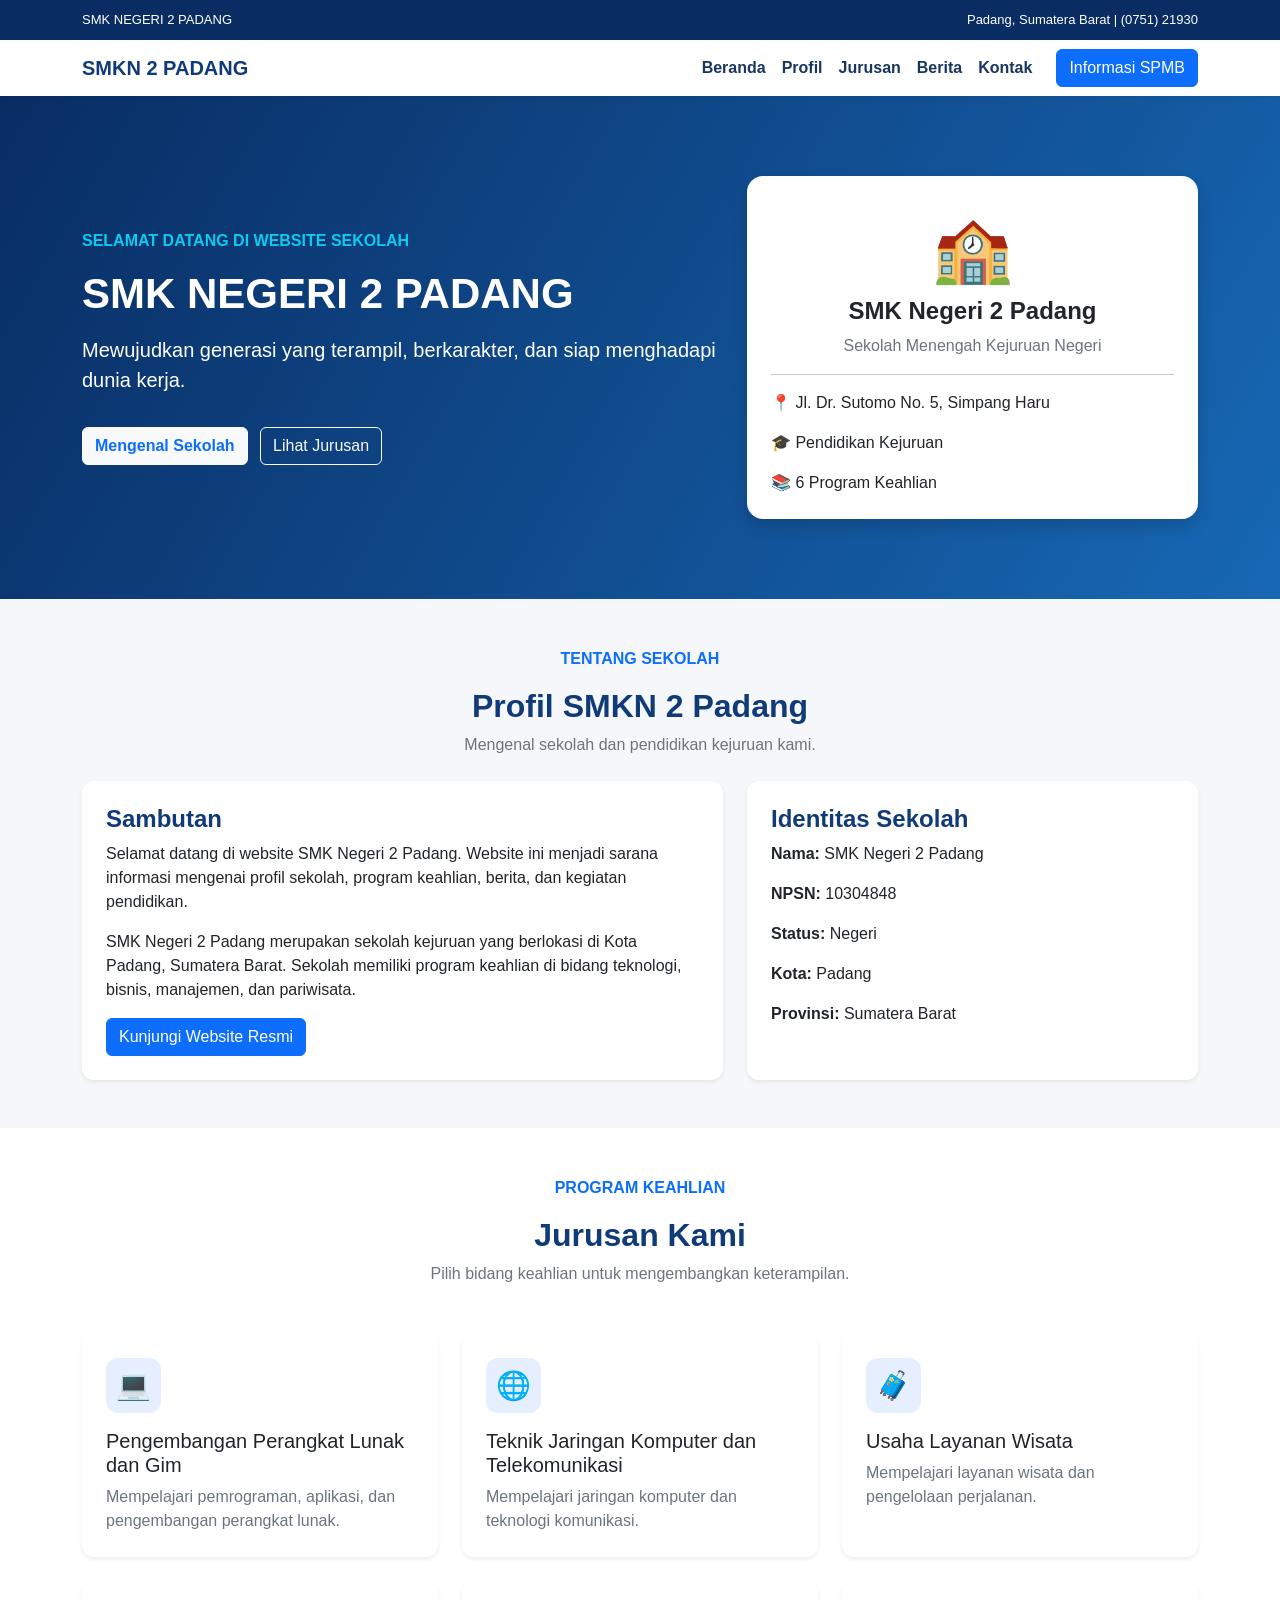
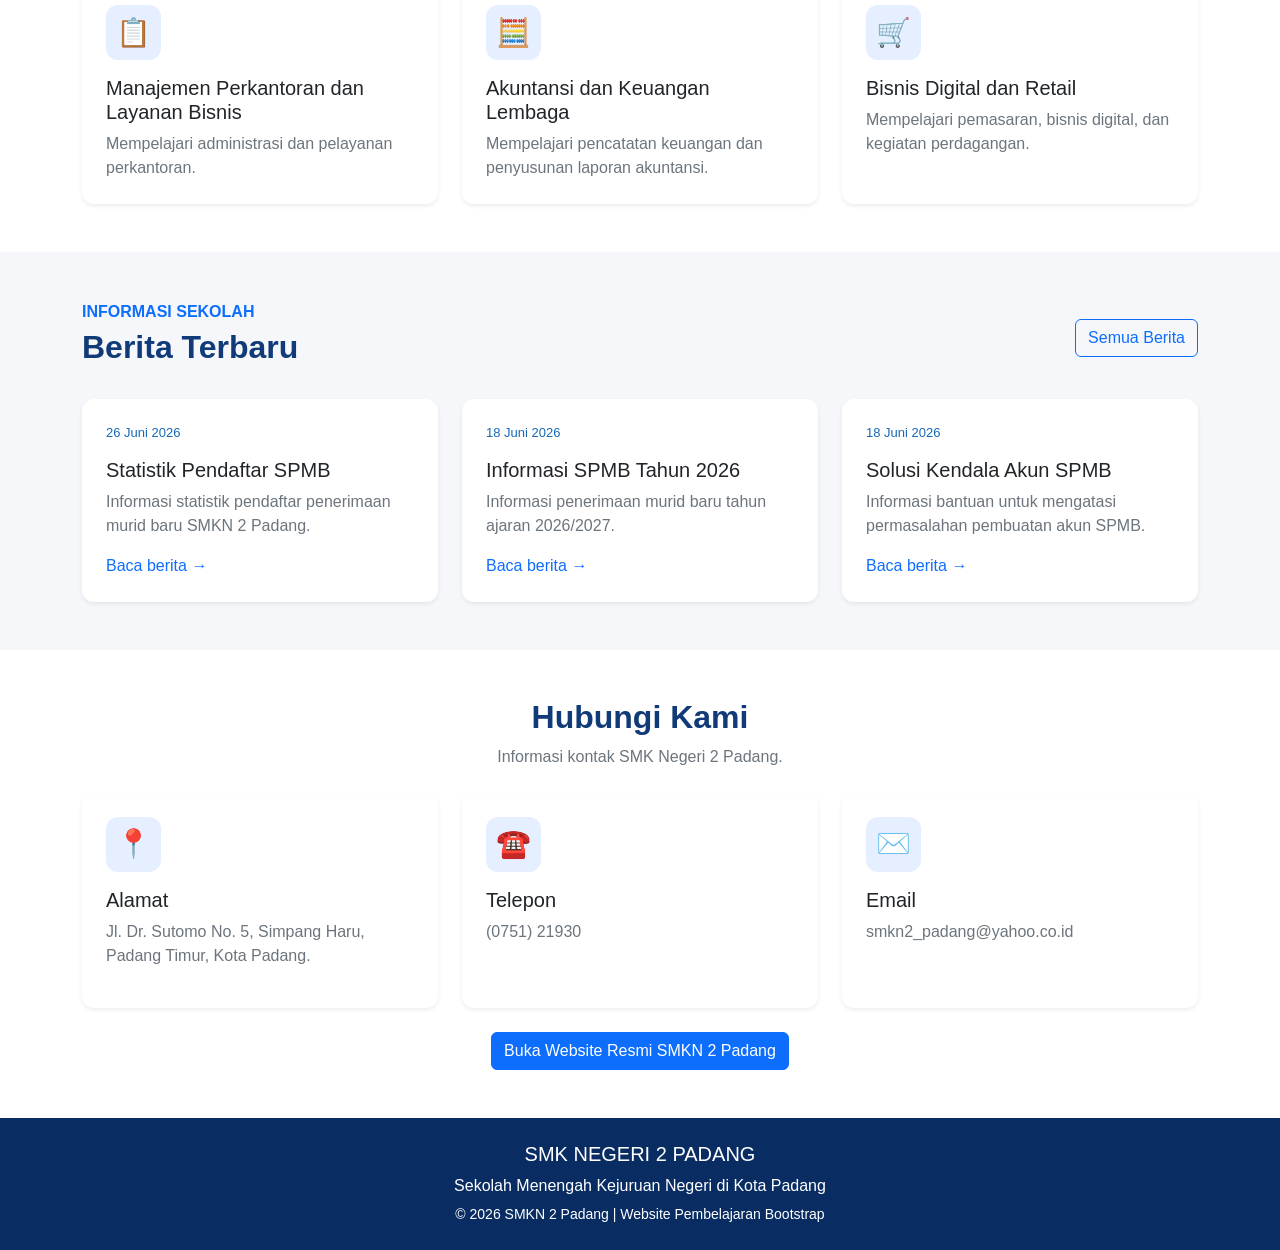
<file: BelajarBootstrap/index.html>
<!DOCTYPE html>
<html lang="id">
<head>
    <meta charset="UTF-8">
    <meta name="viewport" content="width=device-width, initial-scale=1">
    <title>SMK Negeri 2 Padang</title>

    <!-- Bootstrap -->
    <link href="https://cdn.jsdelivr.net/npm/bootstrap@5.3.3/dist/css/bootstrap.min.css"
          rel="stylesheet">

    <style>
        body {
            font-family: Arial, sans-serif;
            background-color: #f5f7fb;
        }

        .topbar {
            background: #092d63;
            color: white;
            padding: 10px;
            font-size: 13px;
        }

        .navbar {
            background: white;
        }

        .navbar-brand {
            color: #103b78;
            font-weight: bold;
        }

        .nav-link {
            color: #18365f;
            font-weight: 600;
        }

        .hero {
            background: linear-gradient(120deg, #092d63, #1768b5);
            color: white;
            padding: 80px 0;
        }

        .hero h1 {
            font-weight: bold;
            font-size: 42px;
        }

        .section-title {
            color: #103b78;
            font-weight: bold;
        }

        .school-card {
            border: none;
            border-radius: 12px;
            height: 100%;
            transition: 0.2s;
        }

        .school-card:hover {
            transform: translateY(-4px);
        }

        .icon-box {
            background: #e5efff;
            color: #1455a0;
            font-size: 28px;
            width: 55px;
            height: 55px;
            display: flex;
            align-items: center;
            justify-content: center;
            border-radius: 12px;
        }

        .news-date {
            color: #1768b5;
            font-size: 13px;
        }

        footer {
            background: #092d63;
            color: white;
        }
    </style>
</head>

<body>

    <!-- INFORMASI ATAS -->
    <div class="topbar">
        <div class="container d-flex justify-content-between flex-wrap gap-2">
            <span>SMK NEGERI 2 PADANG</span>
            <span>Padang, Sumatera Barat | (0751) 21930</span>
        </div>
    </div>

    <!-- NAVBAR -->
    <nav class="navbar navbar-expand-lg sticky-top shadow-sm">
        <div class="container">

            <a class="navbar-brand" href="#beranda">
                SMKN 2 PADANG
            </a>

            <button class="navbar-toggler" type="button"
                    data-bs-toggle="collapse"
                    data-bs-target="#menu">
                <span class="navbar-toggler-icon"></span>
            </button>

            <div class="collapse navbar-collapse" id="menu">
                <ul class="navbar-nav ms-auto">
                    <li class="nav-item">
                        <a class="nav-link" href="#beranda">Beranda</a>
                    </li>
                    <li class="nav-item">
                        <a class="nav-link" href="#profil">Profil</a>
                    </li>
                    <li class="nav-item">
                        <a class="nav-link" href="#jurusan">Jurusan</a>
                    </li>
                    <li class="nav-item">
                        <a class="nav-link" href="#berita">Berita</a>
                    </li>
                    <li class="nav-item">
                        <a class="nav-link" href="#kontak">Kontak</a>
                    </li>
                </ul>

                <a href="https://spmb.sumbarprov.go.id/"
                   class="btn btn-primary ms-lg-3">
                    Informasi SPMB
                </a>
            </div>
        </div>
    </nav>

    <!-- BERANDA -->
    <section class="hero" id="beranda">
        <div class="container">
            <div class="row align-items-center g-4">

                <div class="col-lg-7">
                    <p class="text-info fw-bold">
                        SELAMAT DATANG DI WEBSITE SEKOLAH
                    </p>

                    <h1>SMK NEGERI 2 PADANG</h1>

                    <p class="fs-5 mt-3">
                        Mewujudkan generasi yang terampil,
                        berkarakter, dan siap menghadapi dunia kerja.
                    </p>

                    <a href="#profil"
                       class="btn btn-light text-primary fw-bold mt-3">
                        Mengenal Sekolah
                    </a>

                    <a href="#jurusan"
                       class="btn btn-outline-light mt-3 ms-2">
                        Lihat Jurusan
                    </a>
                </div>

                <div class="col-lg-5">
                    <div class="bg-white text-dark rounded-4 p-4 shadow">
                        <div class="text-center">
                            <div style="font-size:65px">🏫</div>
                            <h4 class="fw-bold">SMK Negeri 2 Padang</h4>
                            <p class="text-secondary">
                                Sekolah Menengah Kejuruan Negeri
                            </p>
                        </div>

                        <hr>

                        <p>📍 Jl. Dr. Sutomo No. 5, Simpang Haru</p>
                        <p>🎓 Pendidikan Kejuruan</p>
                        <p class="mb-0">📚 6 Program Keahlian</p>
                    </div>
                </div>

            </div>
        </div>
    </section>

    <!-- PROFIL -->
    <section id="profil" class="py-5">
        <div class="container">
            <div class="text-center mb-4">
                <p class="text-primary fw-bold">TENTANG SEKOLAH</p>
                <h2 class="section-title">Profil SMKN 2 Padang</h2>
                <p class="text-secondary">
                    Mengenal sekolah dan pendidikan kejuruan kami.
                </p>
            </div>

            <div class="row g-4">
                <div class="col-md-7">
                    <div class="card school-card shadow-sm p-4">
                        <h4 class="section-title">Sambutan</h4>

                        <p>
                            Selamat datang di website SMK Negeri 2 Padang.
                            Website ini menjadi sarana informasi mengenai
                            profil sekolah, program keahlian, berita,
                            dan kegiatan pendidikan.
                        </p>

                        <p>
                            SMK Negeri 2 Padang merupakan sekolah kejuruan
                            yang berlokasi di Kota Padang, Sumatera Barat.
                            Sekolah memiliki program keahlian di bidang
                            teknologi, bisnis, manajemen, dan pariwisata.
                        </p>

                        <a href="https://smkn2padang.sch.id/"
                           class="btn btn-primary align-self-start">
                            Kunjungi Website Resmi
                        </a>
                    </div>
                </div>

                <div class="col-md-5">
                    <div class="card school-card shadow-sm p-4">
                        <h4 class="section-title">Identitas Sekolah</h4>

                        <p><b>Nama:</b> SMK Negeri 2 Padang</p>
                        <p><b>NPSN:</b> 10304848</p>
                        <p><b>Status:</b> Negeri</p>
                        <p><b>Kota:</b> Padang</p>
                        <p class="mb-0">
                            <b>Provinsi:</b> Sumatera Barat
                        </p>
                    </div>
                </div>
            </div>
        </div>
    </section>

    <!-- JURUSAN -->
    <section id="jurusan" class="py-5 bg-white">
        <div class="container">
            <div class="text-center mb-5">
                <p class="text-primary fw-bold">PROGRAM KEAHLIAN</p>
                <h2 class="section-title">Jurusan Kami</h2>
                <p class="text-secondary">
                    Pilih bidang keahlian untuk mengembangkan keterampilan.
                </p>
            </div>

            <div class="row g-4">

                <div class="col-md-6 col-lg-4">
                    <div class="card school-card shadow-sm p-4">
                        <div class="icon-box mb-3">💻</div>
                        <h5>Pengembangan Perangkat Lunak dan Gim</h5>
                        <p class="text-secondary mb-0">
                            Mempelajari pemrograman, aplikasi, dan
                            pengembangan perangkat lunak.
                        </p>
                    </div>
                </div>

                <div class="col-md-6 col-lg-4">
                    <div class="card school-card shadow-sm p-4">
                        <div class="icon-box mb-3">🌐</div>
                        <h5>Teknik Jaringan Komputer dan Telekomunikasi</h5>
                        <p class="text-secondary mb-0">
                            Mempelajari jaringan komputer dan teknologi
                            komunikasi.
                        </p>
                    </div>
                </div>

                <div class="col-md-6 col-lg-4">
                    <div class="card school-card shadow-sm p-4">
                        <div class="icon-box mb-3">🧳</div>
                        <h5>Usaha Layanan Wisata</h5>
                        <p class="text-secondary mb-0">
                            Mempelajari layanan wisata dan
                            pengelolaan perjalanan.
                        </p>
                    </div>
                </div>

                <div class="col-md-6 col-lg-4">
                    <div class="card school-card shadow-sm p-4">
                        <div class="icon-box mb-3">📋</div>
                        <h5>Manajemen Perkantoran dan Layanan Bisnis</h5>
                        <p class="text-secondary mb-0">
                            Mempelajari administrasi dan pelayanan
                            perkantoran.
                        </p>
                    </div>
                </div>

                <div class="col-md-6 col-lg-4">
                    <div class="card school-card shadow-sm p-4">
                        <div class="icon-box mb-3">🧮</div>
                        <h5>Akuntansi dan Keuangan Lembaga</h5>
                        <p class="text-secondary mb-0">
                            Mempelajari pencatatan keuangan dan
                            penyusunan laporan akuntansi.
                        </p>
                    </div>
                </div>

                <div class="col-md-6 col-lg-4">
                    <div class="card school-card shadow-sm p-4">
                        <div class="icon-box mb-3">🛒</div>
                        <h5>Bisnis Digital dan Retail</h5>
                        <p class="text-secondary mb-0">
                            Mempelajari pemasaran, bisnis digital,
                            dan kegiatan perdagangan.
                        </p>
                    </div>
                </div>

            </div>
        </div>
    </section>

    <!-- BERITA -->
    <section id="berita" class="py-5">
        <div class="container">
            <div class="d-flex justify-content-between
                        align-items-center flex-wrap mb-4 gap-2">
                <div>
                    <p class="text-primary fw-bold mb-1">
                        INFORMASI SEKOLAH
                    </p>
                    <h2 class="section-title">Berita Terbaru</h2>
                </div>

                <a href="https://smkn2padang.sch.id/daftar_berita"
                   class="btn btn-outline-primary">
                    Semua Berita
                </a>
            </div>

            <div class="row g-4">

                <div class="col-md-4">
                    <div class="card school-card shadow-sm p-4">
                        <span class="news-date">26 Juni 2026</span>
                        <h5 class="mt-3">Statistik Pendaftar SPMB</h5>
                        <p class="text-secondary">
                            Informasi statistik pendaftar penerimaan
                            murid baru SMKN 2 Padang.
                        </p>
                        <a href="https://smkn2padang.sch.id/daftar_berita"
                           class="text-primary text-decoration-none">
                            Baca berita →
                        </a>
                    </div>
                </div>

                <div class="col-md-4">
                    <div class="card school-card shadow-sm p-4">
                        <span class="news-date">18 Juni 2026</span>
                        <h5 class="mt-3">Informasi SPMB Tahun 2026</h5>
                        <p class="text-secondary">
                            Informasi penerimaan murid baru
                            tahun ajaran 2026/2027.
                        </p>
                        <a href="https://smkn2padang.sch.id/daftar_berita"
                           class="text-primary text-decoration-none">
                            Baca berita →
                        </a>
                    </div>
                </div>

                <div class="col-md-4">
                    <div class="card school-card shadow-sm p-4">
                        <span class="news-date">18 Juni 2026</span>
                        <h5 class="mt-3">Solusi Kendala Akun SPMB</h5>
                        <p class="text-secondary">
                            Informasi bantuan untuk mengatasi
                            permasalahan pembuatan akun SPMB.
                        </p>
                        <a href="https://smkn2padang.sch.id/daftar_berita"
                           class="text-primary text-decoration-none">
                            Baca berita →
                        </a>
                    </div>
                </div>

            </div>
        </div>
    </section>

    <!-- KONTAK -->
    <section id="kontak" class="py-5 bg-white">
        <div class="container">
            <div class="text-center mb-4">
                <h2 class="section-title">Hubungi Kami</h2>
                <p class="text-secondary">
                    Informasi kontak SMK Negeri 2 Padang.
                </p>
            </div>

            <div class="row g-4">
                <div class="col-md-4">
                    <div class="card school-card shadow-sm p-4">
                        <div class="icon-box mb-3">📍</div>
                        <h5>Alamat</h5>
                        <p class="text-secondary">
                            Jl. Dr. Sutomo No. 5, Simpang Haru,
                            Padang Timur, Kota Padang.
                        </p>
                    </div>
                </div>

                <div class="col-md-4">
                    <div class="card school-card shadow-sm p-4">
                        <div class="icon-box mb-3">☎️</div>
                        <h5>Telepon</h5>
                        <p class="text-secondary">(0751) 21930</p>
                    </div>
                </div>

                <div class="col-md-4">
                    <div class="card school-card shadow-sm p-4">
                        <div class="icon-box mb-3">✉️</div>
                        <h5>Email</h5>
                        <p class="text-secondary">
                            smkn2_padang@yahoo.co.id
                        </p>
                    </div>
                </div>
            </div>

            <div class="text-center mt-4">
                <a href="https://smkn2padang.sch.id/"
                   class="btn btn-primary">
                    Buka Website Resmi SMKN 2 Padang
                </a>
            </div>
        </div>
    </section>

    <!-- FOOTER -->
    <footer class="text-center py-4">
        <div class="container">
            <h5>SMK NEGERI 2 PADANG</h5>
            <p class="mb-1">
                Sekolah Menengah Kejuruan Negeri di Kota Padang
            </p>
            <small>
                © 2026 SMKN 2 Padang | Website Pembelajaran Bootstrap
            </small>
        </div>
    </footer>

    <!-- Bootstrap JavaScript -->
    <script src="https://cdn.jsdelivr.net/npm/bootstrap@5.3.3/dist/js/bootstrap.bundle.min.js">
    </script>

</body>
</html>
</file>
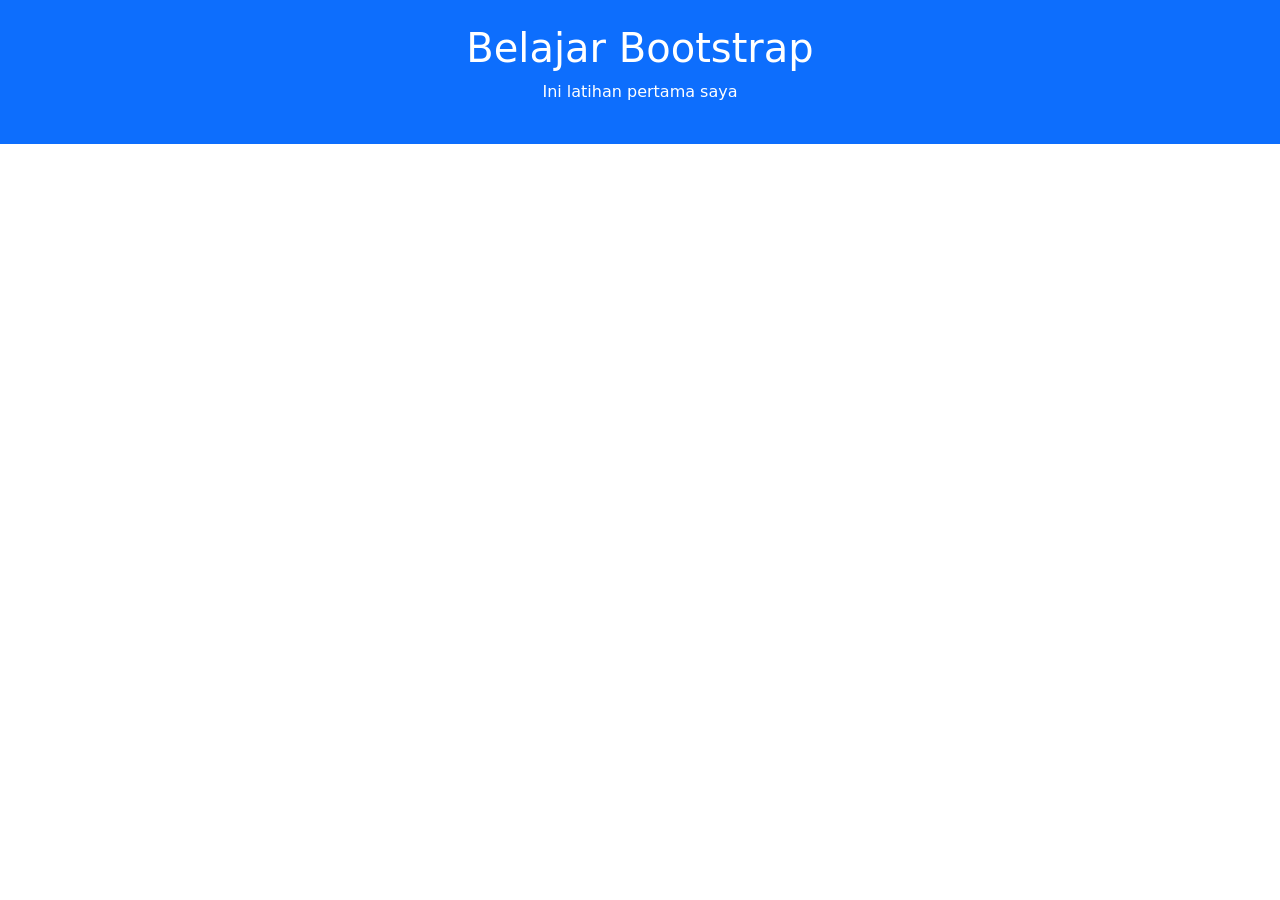
<file: BelajarBootstrap/belajarBootstrap.html>
<!DOCTYPE html>
<html lang="id">
<head>
    <meta charset="UTF-8">
    <meta name="viewport" content="width=device-width, initial-scale=1">
    <title>Belajar Bootstrap</title>

    <link href="https://cdn.jsdelivr.net/npm/bootstrap@5.3.3/dist/css/bootstrap.min.css" rel="stylesheet">
</head>
<body>

    <div class="bg-primary text-white text-center p-4">
        <h1>Belajar Bootstrap</h1>
        <p>Ini latihan pertama saya</p>
    </div>

</body>
</html>
</file>
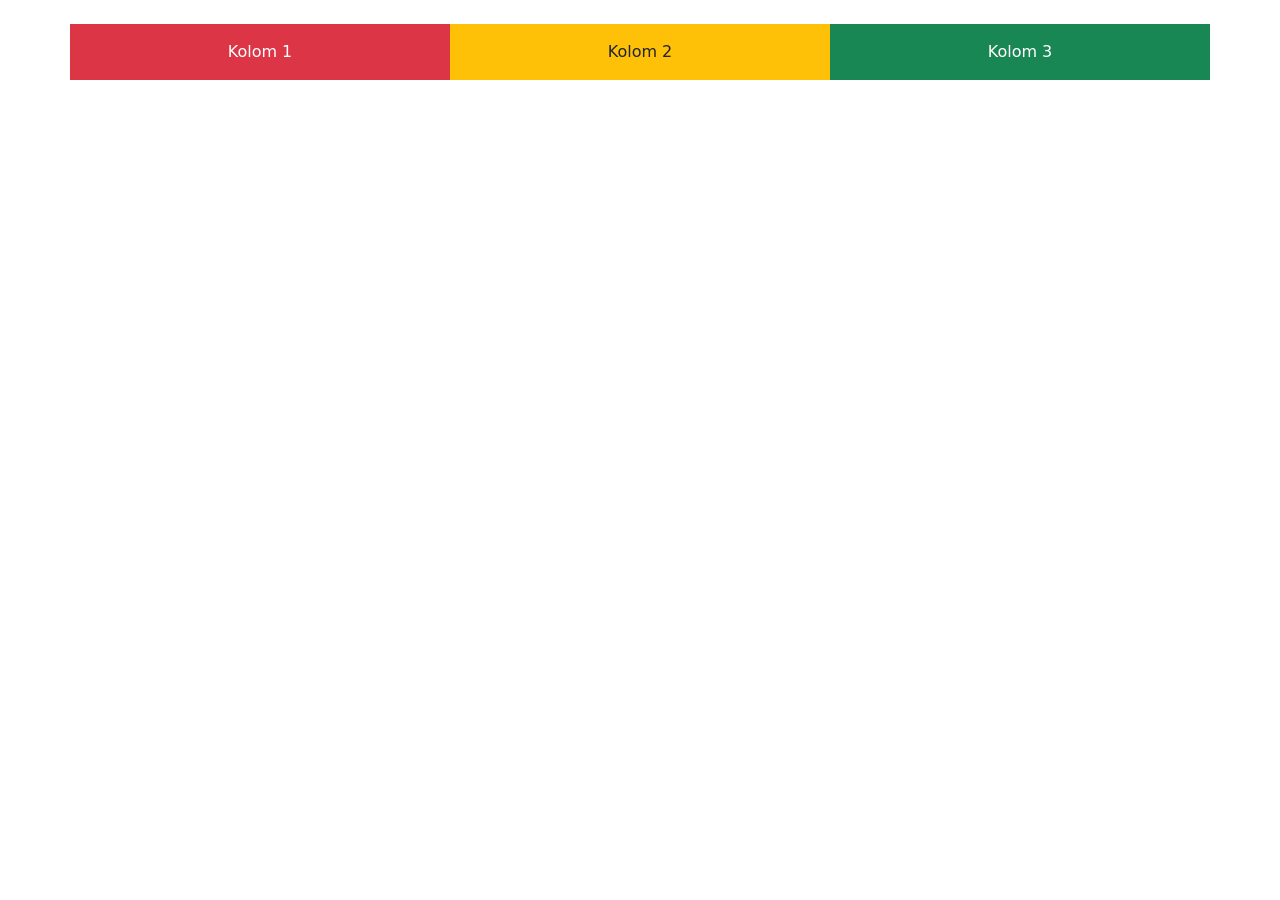
<file: BelajarBootstrap/belajarGrid.html>
<!DOCTYPE html>
<html lang="id">
<head>
    <meta charset="UTF-8">
    <meta name="viewport" content="width=device-width, initial-scale=1">
    <title>Belajar Grid</title>

    <link href="https://cdn.jsdelivr.net/npm/bootstrap@5.3.3/dist/css/bootstrap.min.css" rel="stylesheet">
</head>
<body>

    <div class="container text-center mt-4">
        <div class="row">
            <div class="col bg-danger text-white p-3">Kolom 1</div>
            <div class="col bg-warning p-3">Kolom 2</div>
            <div class="col bg-success text-white p-3">Kolom 3</div>
        </div>
    </div>

</body>
</html>
</file>
